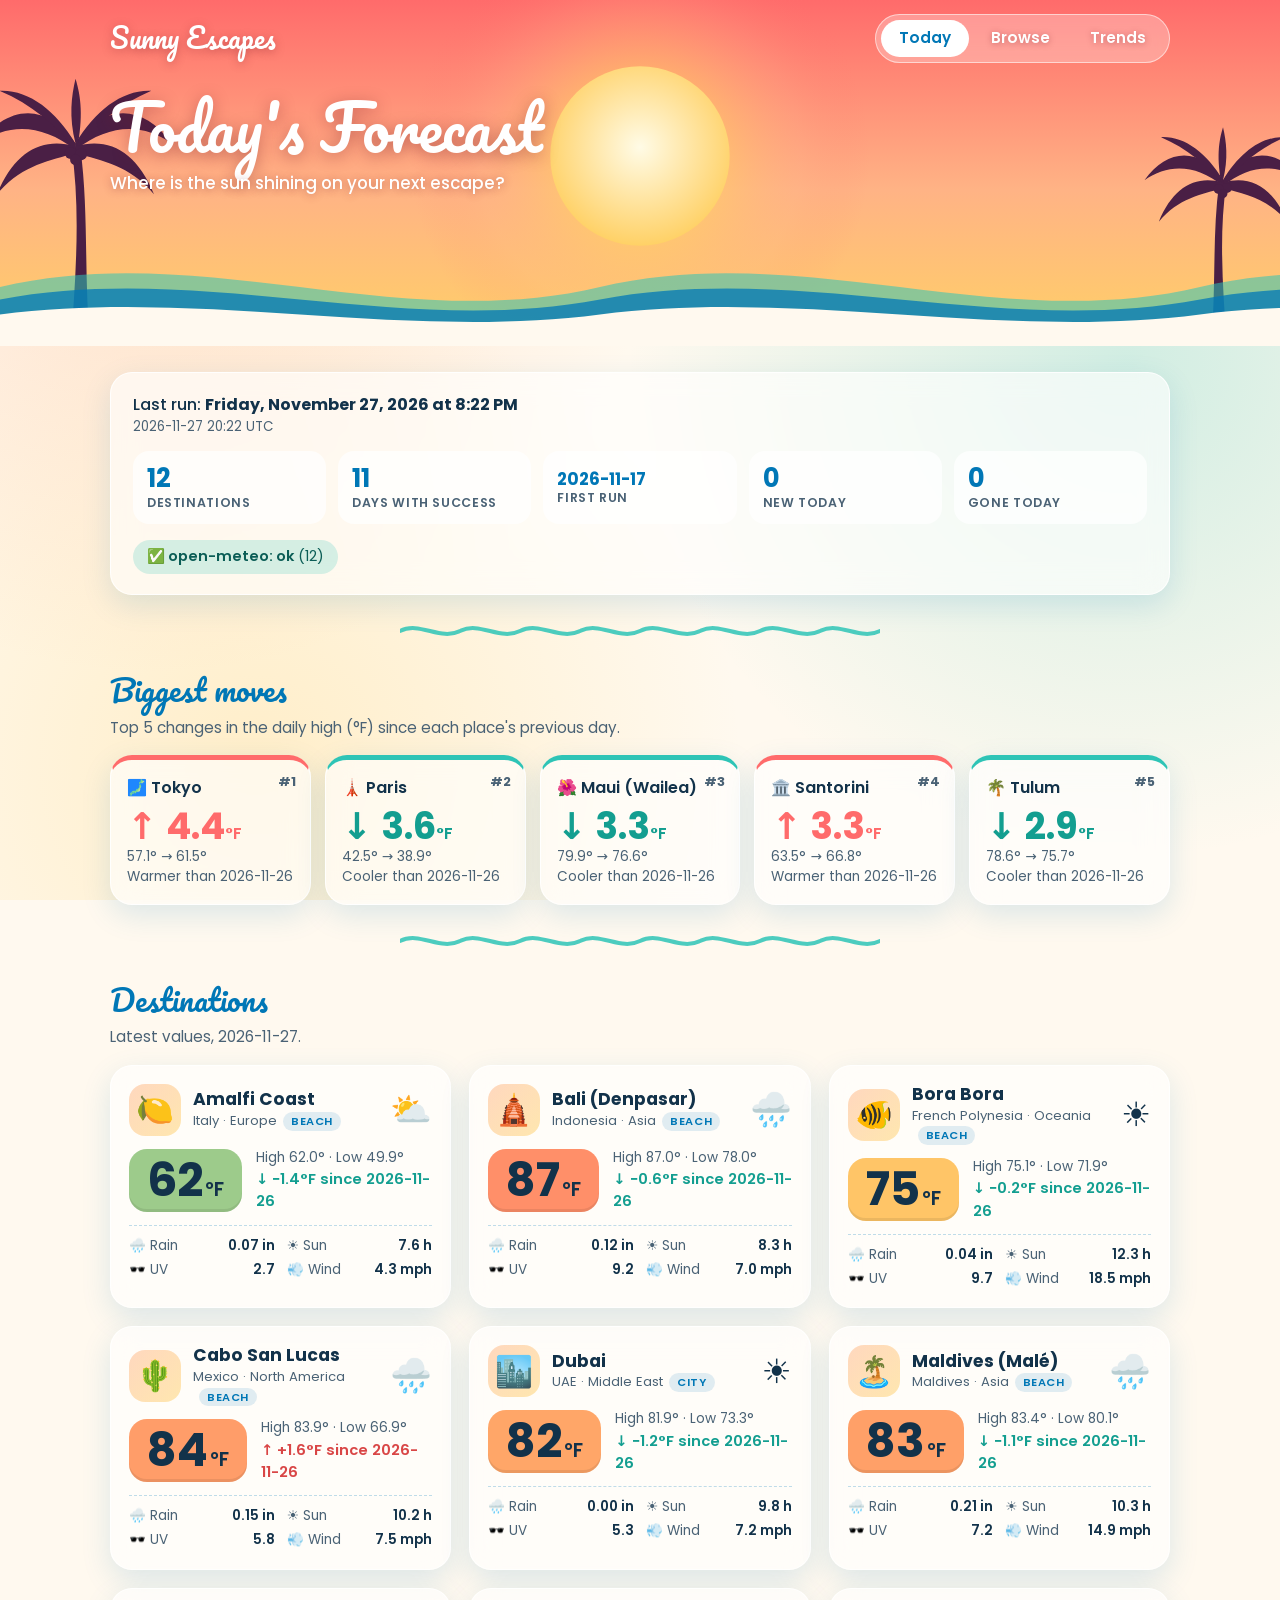
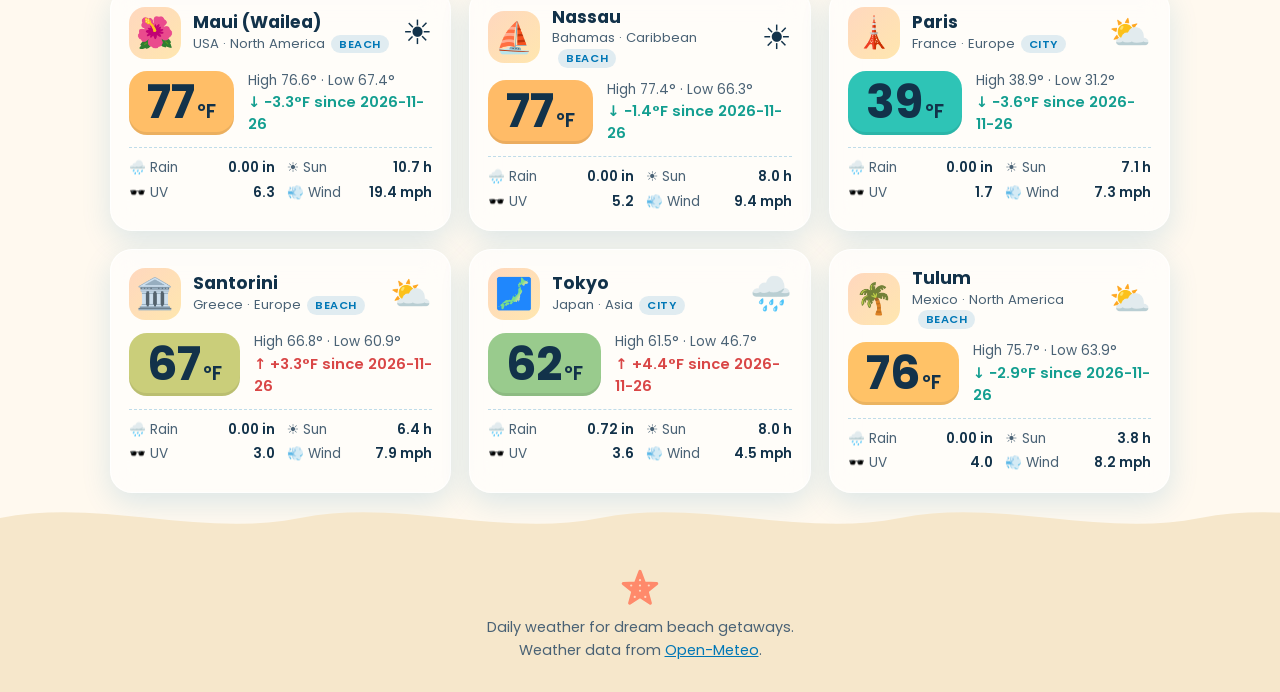
<file: index.html>
<!doctype html>
<html lang="en">
<head>
  <meta charset="utf-8">
  <meta name="viewport" content="width=device-width, initial-scale=1">
  <title>Sunny Escapes: Today</title>
  <meta name="description" content="Today's weather for dream beach getaways.">
  <link rel="icon" href="images/favicon.svg" type="image/svg+xml">
  <link rel="manifest" href="manifest.json">
  <meta name="theme-color" content="#0077B6">
  <link rel="apple-touch-icon" href="icons/icon-192.png">
  <link rel="preload" href="fonts/Pacifico-Regular.ttf" as="font" type="font/ttf" crossorigin>
  <link rel="stylesheet" href="style.css">
  <script src="app.js" defer></script>
  <script>
    if ("serviceWorker" in navigator) {
      window.addEventListener("load", () => navigator.serviceWorker.register("sw.js").catch(console.error));
    }
  </script>
</head>
<body data-page="today" data-title="Today's Forecast" data-subtitle="Where is the sun shining on your next escape?">
  <main id="app"></main>
</body>
</html>
</file>
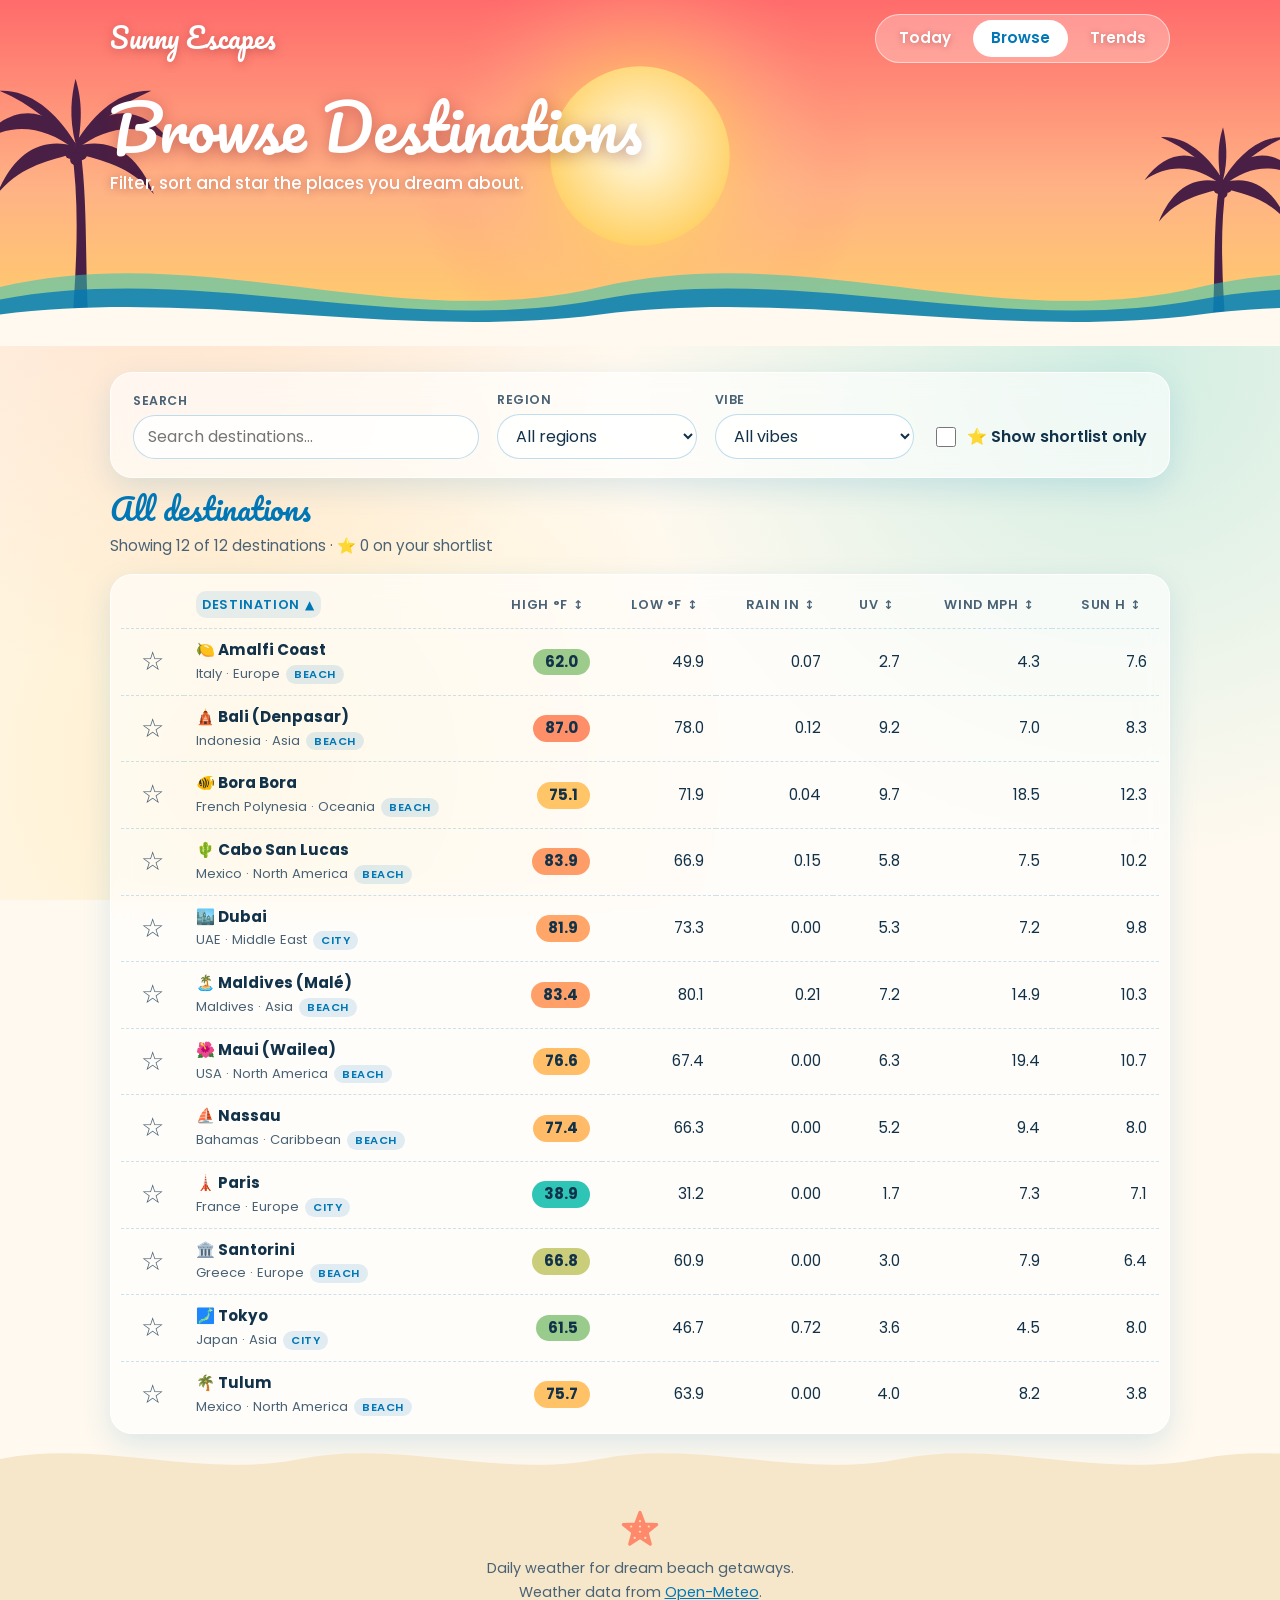
<file: browse.html>
<!doctype html>
<html lang="en">
<head>
  <meta charset="utf-8">
  <meta name="viewport" content="width=device-width, initial-scale=1">
  <title>Sunny Escapes: Browse</title>
  <meta name="description" content="Browse, filter and shortlist dream beach getaways.">
  <link rel="icon" href="images/favicon.svg" type="image/svg+xml">
  <link rel="manifest" href="manifest.json">
  <meta name="theme-color" content="#0077B6">
  <link rel="apple-touch-icon" href="icons/icon-192.png">
  <link rel="preload" href="fonts/Pacifico-Regular.ttf" as="font" type="font/ttf" crossorigin>
  <link rel="stylesheet" href="style.css">
  <script src="app.js" defer></script>
  <script>
    if ("serviceWorker" in navigator) {
      window.addEventListener("load", () => navigator.serviceWorker.register("sw.js").catch(console.error));
    }
  </script>
</head>
<body data-page="browse" data-title="Browse Destinations" data-subtitle="Filter, sort and star the places you dream about.">
  <main id="app"></main>
</body>
</html>
</file>
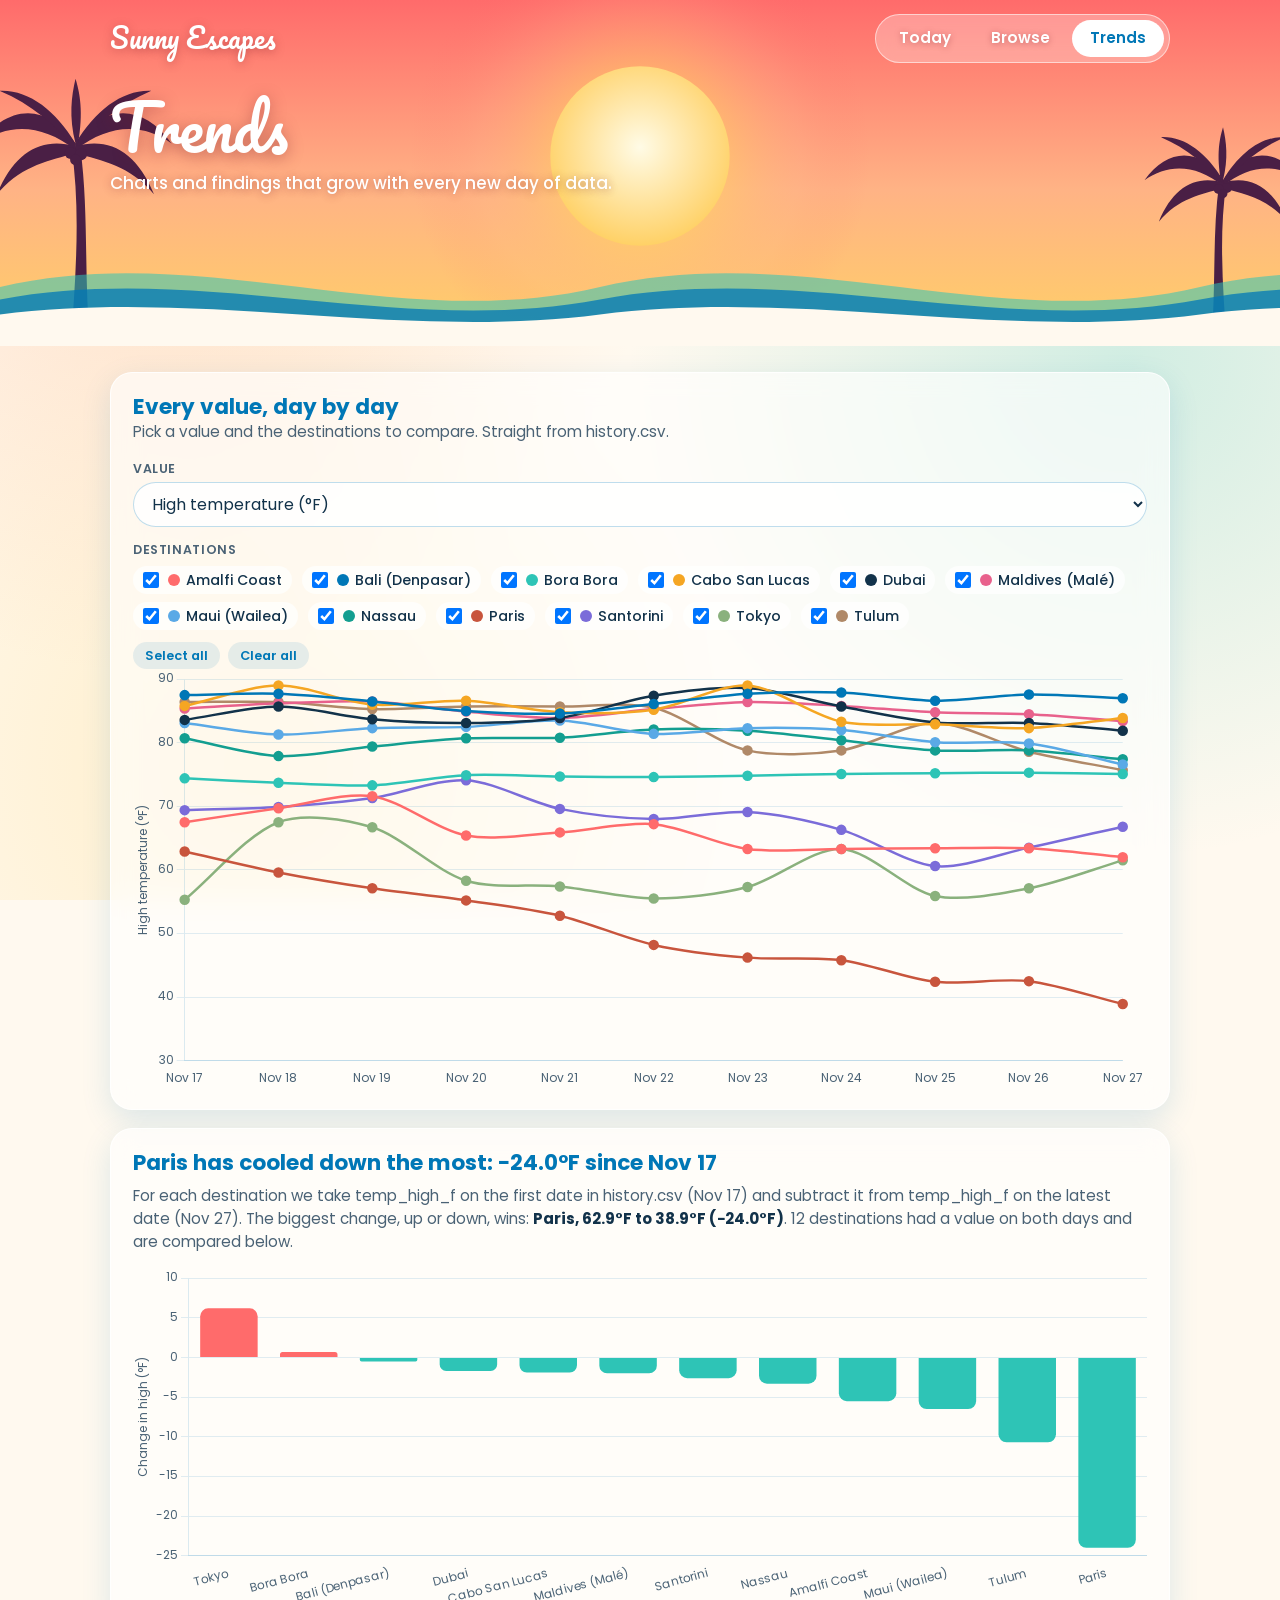
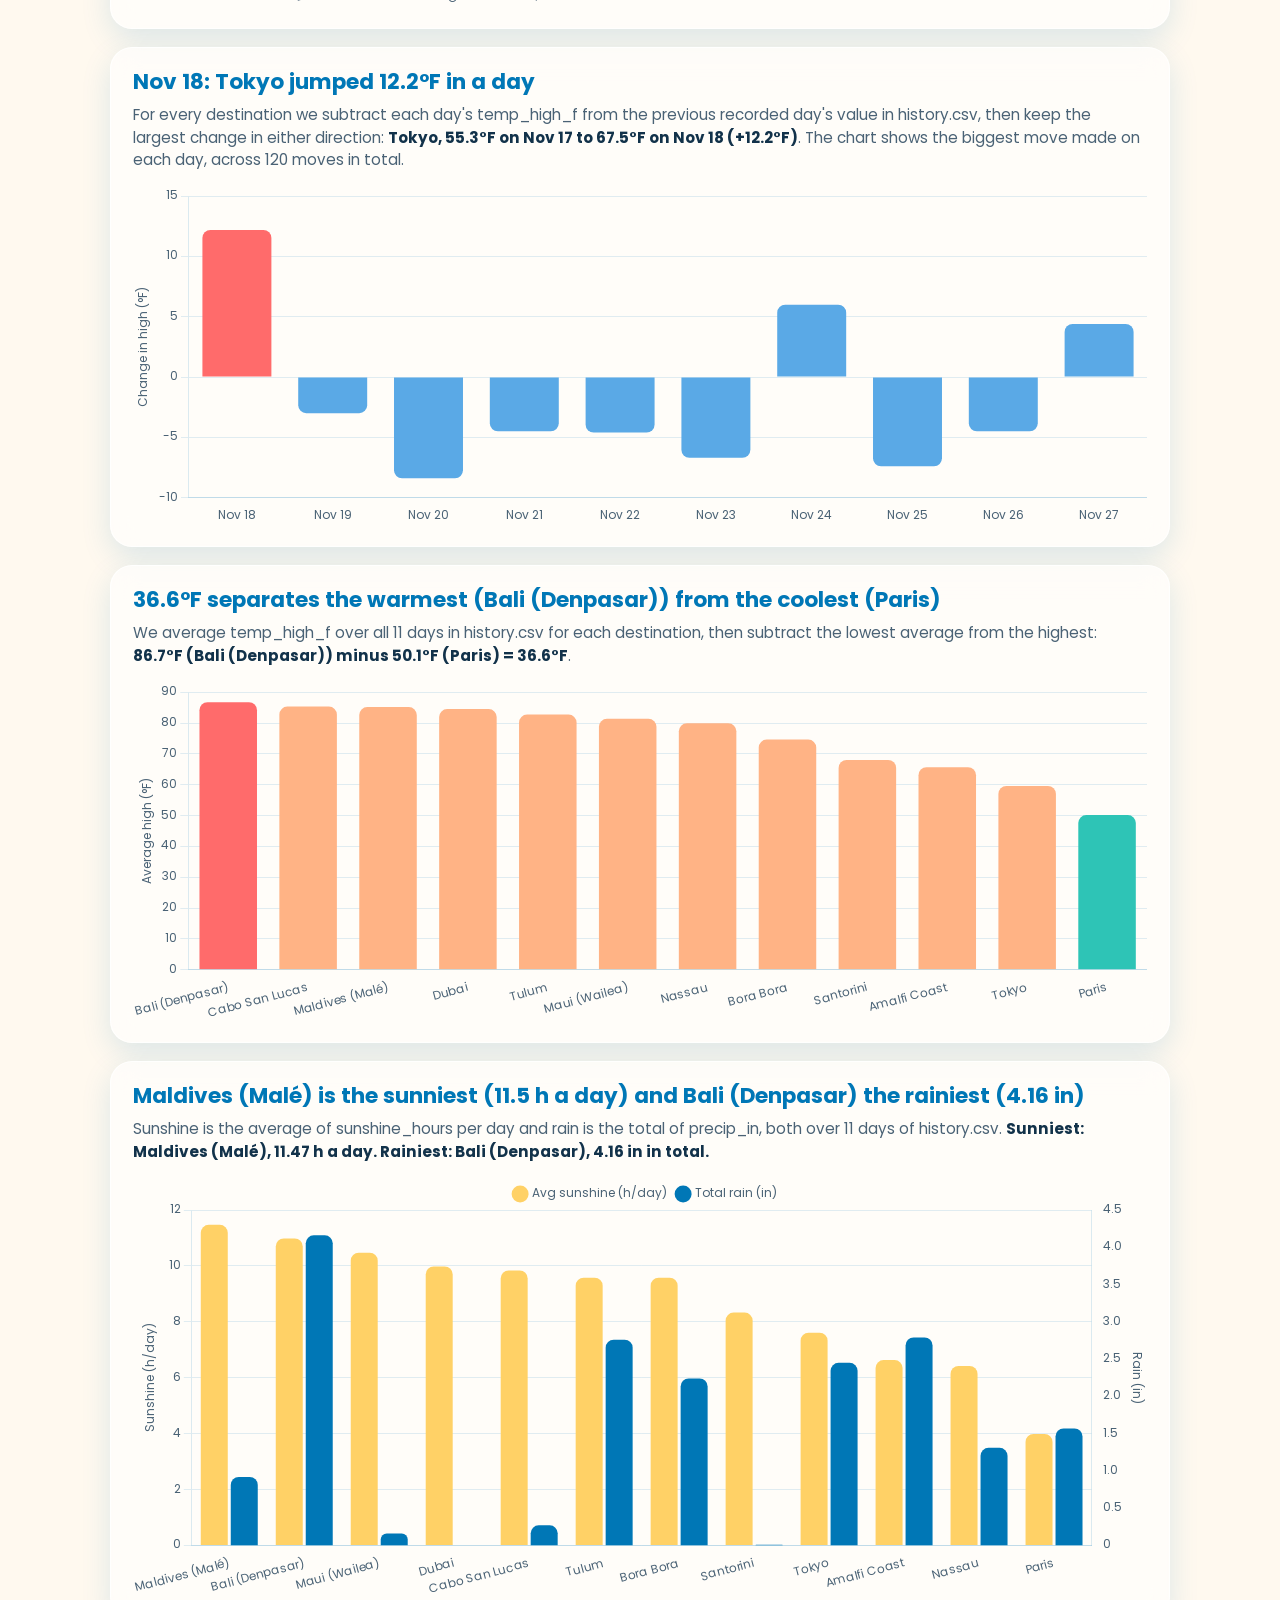
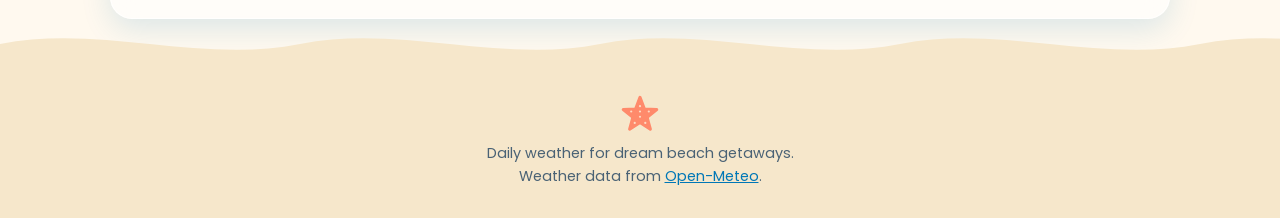
<file: trends.html>
<!doctype html>
<html lang="en">
<head>
  <meta charset="utf-8">
  <meta name="viewport" content="width=device-width, initial-scale=1">
  <title>Sunny Escapes: Trends</title>
  <meta name="description" content="How the weather at dream beach getaways is changing, day by day.">
  <link rel="icon" href="images/favicon.svg" type="image/svg+xml">
  <link rel="manifest" href="manifest.json">
  <meta name="theme-color" content="#0077B6">
  <link rel="apple-touch-icon" href="icons/icon-192.png">
  <link rel="preload" href="fonts/Pacifico-Regular.ttf" as="font" type="font/ttf" crossorigin>
  <link rel="stylesheet" href="style.css">
  <script src="vendor/chart.umd.min.js" defer></script>
  <script src="app.js" defer></script>
  <script>
    if ("serviceWorker" in navigator) {
      window.addEventListener("load", () => navigator.serviceWorker.register("sw.js").catch(console.error));
    }
  </script>
</head>
<body data-page="trends" data-title="Trends" data-subtitle="Charts and findings that grow with every new day of data.">
  <main id="app"></main>
</body>
</html>
</file>
<file: style.css>
/* Sunny Escapes: shared beach look for every page. */

@font-face { font-family: "Pacifico"; src: url("fonts/Pacifico-Regular.ttf") format("truetype"); font-weight: 400; font-display: swap; }
@font-face { font-family: "Poppins"; src: url("fonts/Poppins-Regular.ttf") format("truetype"); font-weight: 400; font-display: swap; }
@font-face { font-family: "Poppins"; src: url("fonts/Poppins-Medium.ttf") format("truetype"); font-weight: 500; font-display: swap; }
@font-face { font-family: "Poppins"; src: url("fonts/Poppins-SemiBold.ttf") format("truetype"); font-weight: 600; font-display: swap; }
@font-face { font-family: "Poppins"; src: url("fonts/Poppins-Bold.ttf") format("truetype"); font-weight: 700; font-display: swap; }

:root {
  --coral: #FF6B6B;
  --peach: #FFB385;
  --gold: #FFD166;
  --ocean: #0077B6;
  --aqua: #2EC4B6;
  --sand: #F6E7CB;
  --foam: #FFF9EF;
  --ink: #12324A;
  --ink-soft: #4A6275;
  --radius: 22px;
  --shadow: 0 10px 30px rgba(0, 119, 182, 0.14);
}

* { box-sizing: border-box; }

html { -webkit-text-size-adjust: 100%; }

body {
  margin: 0;
  font-family: "Poppins", system-ui, -apple-system, "Segoe UI", sans-serif;
  color: var(--ink);
  line-height: 1.5;
  background:
    radial-gradient(circle at 12% 18%, rgba(255, 179, 133, 0.35), transparent 38%),
    radial-gradient(circle at 88% 40%, rgba(46, 196, 182, 0.22), transparent 40%),
    radial-gradient(circle at 20% 85%, rgba(255, 209, 102, 0.28), transparent 38%),
    var(--foam);
  background-attachment: fixed;
}

h1, h2, h3 { margin: 0; }
a { color: var(--ocean); }

.script { font-family: "Pacifico", "Brush Script MT", cursive; font-weight: 400; }

/* ---------- hero ---------- */

.hero {
  position: relative;
  overflow: hidden;
  color: #fff;
  background: linear-gradient(180deg, var(--coral) 0%, var(--peach) 55%, var(--gold) 100%);
  padding-bottom: 150px;
}

.hero-scene { position: absolute; inset: 0; pointer-events: none; }

.hero-sun {
  position: absolute;
  left: 50%;
  bottom: -40px;
  width: min(460px, 90vw);
  transform: translateX(-50%);
  animation: sun-pulse 6s ease-in-out infinite;
}

.palm { position: absolute; bottom: 0; height: 78%; max-height: 330px; width: auto; }
.palm-left { left: -2%; }
.palm-right { right: -2%; transform: scaleX(-1); height: 64%; }

.waves { position: absolute; left: 0; right: 0; bottom: -1px; height: 120px; pointer-events: none; }
.wave {
  position: absolute;
  left: 0; right: 0; bottom: 0;
  background-repeat: repeat-x;
  background-size: 1200px 100%;
  animation: roll 18s linear infinite;
}
.wave-1 { height: 120px; background-image: url("images/wave-aqua.svg"); animation-duration: 26s; animation-direction: reverse; }
.wave-2 { height: 95px; background-image: url("images/wave-blue.svg"); animation-duration: 20s; }
.wave-3 { height: 65px; background-image: url("images/wave-foam.svg"); animation-duration: 14s; animation-direction: reverse; }

@keyframes roll { from { background-position-x: 0; } to { background-position-x: 1200px; } }
@keyframes sun-pulse { 0%, 100% { opacity: 0.92; transform: translateX(-50%) scale(1); } 50% { opacity: 1; transform: translateX(-50%) scale(1.05); } }

.nav {
  position: relative;
  z-index: 2;
  max-width: 1100px;
  margin: 0 auto;
  padding: 14px 20px 0;
  display: flex;
  align-items: center;
  justify-content: space-between;
  gap: 10px 20px;
  flex-wrap: wrap;
}
.brand { font-size: 1.7rem; color: #fff; text-decoration: none; text-shadow: 0 2px 10px rgba(120, 30, 40, 0.35); }
.nav-links {
  display: flex;
  gap: 4px;
  padding: 5px;
  border-radius: 999px;
  background: rgba(255, 255, 255, 0.28);
  backdrop-filter: blur(8px);
  -webkit-backdrop-filter: blur(8px);
  border: 1px solid rgba(255, 255, 255, 0.55);
}
.nav-links a {
  color: #fff;
  text-decoration: none;
  font-weight: 600;
  font-size: 0.95rem;
  padding: 7px 18px;
  border-radius: 999px;
  text-shadow: 0 1px 6px rgba(120, 30, 40, 0.4);
  transition: background 0.2s;
}
.nav-links a:hover { background: rgba(255, 255, 255, 0.25); }
.nav-links a[aria-current="page"] { background: #fff; color: var(--ocean); text-shadow: none; }

.hero-text { position: relative; z-index: 2; max-width: 1100px; margin: 0 auto; padding: 30px 20px 0; }
.hero-text h1 { font-size: clamp(2.2rem, 7vw, 3.8rem); line-height: 1.15; text-shadow: 0 3px 16px rgba(120, 30, 40, 0.4); }
.hero-text p { margin: 8px 0 0; font-size: 1.05rem; max-width: 36rem; font-weight: 500; text-shadow: 0 1px 8px rgba(120, 30, 40, 0.45); }

/* ---------- layout ---------- */

main { max-width: 1100px; margin: 0 auto; padding: 8px 20px 40px; }

section { margin-top: 8px; }
.section-title { font-size: 1.9rem; color: var(--ocean); margin-bottom: 4px; }
.section-note { margin: 0 0 16px; color: var(--ink-soft); font-size: 0.95rem; }

.divider {
  height: 20px;
  margin: 26px auto;
  max-width: 480px;
  background: url("images/wave-divider.svg") repeat-x center / 120px 20px;
  opacity: 0.85;
}

/* frosted glass */
.glass {
  background: rgba(255, 255, 255, 0.62);
  backdrop-filter: blur(14px);
  -webkit-backdrop-filter: blur(14px);
  border: 1px solid rgba(255, 255, 255, 0.85);
  border-radius: var(--radius);
  box-shadow: var(--shadow);
}

.lift { transition: transform 0.2s ease, box-shadow 0.2s ease; }
.lift:hover { transform: translateY(-5px); box-shadow: 0 16px 36px rgba(0, 119, 182, 0.22); }

/* ---------- status ---------- */

.status { padding: 20px 22px; margin-top: 18px; }
.last-run { margin: 0 0 14px; font-weight: 500; }
.last-run small { display: block; color: var(--ink-soft); font-weight: 400; }

.stats { display: grid; grid-template-columns: repeat(5, 1fr); gap: 12px; }
.stat { background: rgba(255, 255, 255, 0.7); border-radius: 16px; padding: 12px 14px; }
.stat-value { font-size: 1.6rem; font-weight: 700; color: var(--ocean); line-height: 1.2; }
.stat-value.date { font-size: 1.05rem; padding-top: 6px; }
.stat-label { font-size: 0.78rem; text-transform: uppercase; letter-spacing: 0.05em; color: var(--ink-soft); font-weight: 600; }
.stat-names { font-size: 0.78rem; color: var(--ink-soft); margin-top: 2px; }

.sources { display: flex; flex-wrap: wrap; gap: 10px; margin: 16px 0 0; padding: 0; list-style: none; }
.source { padding: 6px 14px; border-radius: 999px; font-size: 0.9rem; font-weight: 600; background: rgba(46, 196, 182, 0.2); color: #0b5d56; }
.source.failed { background: rgba(255, 107, 107, 0.2); color: #9b1c1c; }
.source span { font-weight: 400; }

.notice { margin: 14px 0 0; padding: 10px 14px; border-radius: 14px; background: rgba(255, 209, 102, 0.35); font-size: 0.92rem; }

/* ---------- biggest moves ---------- */

.moves { display: grid; grid-template-columns: repeat(auto-fill, minmax(190px, 1fr)); gap: 14px; padding: 0; margin: 0; list-style: none; }
.move { padding: 16px; position: relative; }
.move-rank { position: absolute; top: 12px; right: 14px; font-size: 0.8rem; font-weight: 700; color: var(--ink-soft); }
.move-name { font-weight: 600; padding-right: 26px; }
.move-arrow { font-size: 2.3rem; font-weight: 700; line-height: 1.1; margin-top: 6px; }
.move-arrow small { font-size: 1rem; font-weight: 600; }
.move.up .move-arrow { color: var(--coral); }
.move.down .move-arrow { color: #139e90; }
.move.up { border-top: 5px solid var(--coral); }
.move.down { border-top: 5px solid var(--aqua); }
.move-detail { font-size: 0.85rem; color: var(--ink-soft); }

.empty { padding: 20px 22px; text-align: center; color: var(--ink-soft); }

/* ---------- destination cards ---------- */

.cards { display: grid; grid-template-columns: repeat(auto-fill, minmax(255px, 1fr)); gap: 18px; padding: 0; margin: 0; list-style: none; }
.card { padding: 18px; display: flex; flex-direction: column; gap: 12px; }
.card-top { display: flex; align-items: center; gap: 12px; }
.place-icon {
  flex: none; width: 52px; height: 52px; border-radius: 16px; font-size: 1.9rem;
  display: grid; place-items: center;
  background: linear-gradient(135deg, rgba(255, 179, 133, 0.5), rgba(255, 209, 102, 0.5));
}
.place-name { font-weight: 700; font-size: 1.08rem; line-height: 1.25; }
.place-where { font-size: 0.82rem; color: var(--ink-soft); }
.weather-icon { margin-left: auto; font-size: 2.1rem; line-height: 1; }

.card-main { display: flex; align-items: center; gap: 14px; }
.temp-badge {
  display: inline-flex; align-items: baseline; gap: 2px;
  padding: 4px 18px 6px; border-radius: 18px;
  color: var(--ink);
  font-size: 2.9rem; font-weight: 700; line-height: 1.15;
  box-shadow: inset 0 -3px 0 rgba(0, 0, 0, 0.08);
}
.temp-badge .unit { font-size: 1.2rem; font-weight: 600; }
.temp-extra { font-size: 0.85rem; color: var(--ink-soft); }
.change { font-weight: 600; font-size: 0.92rem; }
.change.up { color: #d94646; }
.change.down { color: #139e90; }
.change.flat, .change.none { color: var(--ink-soft); font-weight: 500; }

.facts { display: grid; grid-template-columns: repeat(2, 1fr); gap: 4px 12px; margin: 0; padding: 10px 0 0; border-top: 1px dashed rgba(0, 119, 182, 0.25); font-size: 0.85rem; }
.facts div { display: flex; justify-content: space-between; gap: 8px; }
.facts dt { color: var(--ink-soft); }
.facts dd { margin: 0; font-weight: 600; }

.tag { display: inline-block; font-size: 0.7rem; font-weight: 600; text-transform: uppercase; letter-spacing: 0.05em; padding: 1px 8px; border-radius: 999px; background: rgba(0, 119, 182, 0.12); color: var(--ocean); margin-left: 6px; vertical-align: middle; }

/* ---------- browse page ---------- */

.sr-only { position: absolute; width: 1px; height: 1px; overflow: hidden; clip: rect(0 0 0 0); white-space: nowrap; }

.filters { display: flex; flex-wrap: wrap; align-items: flex-end; gap: 14px 18px; padding: 18px 22px; margin-top: 18px; }
.field { display: flex; flex-direction: column; gap: 4px; flex: 1 1 160px; }
.field span { font-size: 0.78rem; text-transform: uppercase; letter-spacing: 0.05em; color: var(--ink-soft); font-weight: 600; }
.field input, .field select {
  font: inherit; color: var(--ink); padding: 9px 14px; border-radius: 999px;
  border: 1px solid rgba(0, 119, 182, 0.25); background: rgba(255, 255, 255, 0.85);
}
.field input:focus-visible, .field select:focus-visible, .sort-btn:focus-visible, .star:focus-visible, .toggle input:focus-visible {
  outline: 3px solid var(--aqua); outline-offset: 2px;
}
.toggle { display: flex; align-items: center; gap: 8px; font-weight: 600; padding: 9px 0; cursor: pointer; }
.toggle input { width: 20px; height: 20px; accent-color: var(--coral); cursor: pointer; }

.table-wrap { overflow-x: auto; padding: 6px 10px; }
.browse-table { width: 100%; border-collapse: collapse; font-size: 0.95rem; }
.browse-table th, .browse-table td { padding: 10px 12px; text-align: left; border-bottom: 1px dashed rgba(0, 119, 182, 0.2); }
.browse-table tbody tr:last-child > * { border-bottom: 0; }
.browse-table tbody tr:hover { background: rgba(255, 209, 102, 0.18); }
.browse-table .num { text-align: right; font-variant-numeric: tabular-nums; }
.browse-table thead th { white-space: nowrap; }
.sort-btn {
  font: inherit; font-weight: 600; font-size: 0.8rem; text-transform: uppercase; letter-spacing: 0.05em;
  color: var(--ink-soft); background: none; border: 0; padding: 4px 6px; border-radius: 10px; cursor: pointer;
}
.sort-btn:hover, .sort-btn.active { color: var(--ocean); background: rgba(0, 119, 182, 0.1); }
.sort-btn .arrow { margin-left: 5px; font-size: 0.75rem; }
.dest { font-weight: 400; }
.dest-name { display: block; font-weight: 700; }
.star-col { width: 52px; text-align: center !important; }
.star { font-size: 1.6rem; line-height: 1; background: none; border: 0; cursor: pointer; color: var(--ink-soft); padding: 4px 8px; border-radius: 10px; transition: transform 0.15s; }
.star:hover { transform: scale(1.2); color: var(--gold); }
.star.on { color: #f5a623; }
.temp-pill { display: inline-block; padding: 2px 12px; border-radius: 999px; font-weight: 700; color: var(--ink); }

@media (max-width: 760px) {
  .browse-table { font-size: 0.88rem; }
  .browse-table th, .browse-table td { padding: 8px; }
}

/* ---------- footer ---------- */

.site-footer { position: relative; background: var(--sand); text-align: center; padding: 34px 20px 28px; color: var(--ink-soft); font-size: 0.9rem; }
.site-footer::before {
  content: ""; position: absolute; left: 0; right: 0; top: -39px; height: 40px;
  background: url("images/wave-sand.svg") repeat-x 0 0 / 600px 40px;
}
.site-footer img { width: 44px; height: 44px; display: block; margin: 0 auto 6px; }
.site-footer p { margin: 2px 0; }

/* ---------- phones ---------- */

@media (max-width: 760px) {
  .stats { grid-template-columns: repeat(2, 1fr); }
  .stat:first-child { grid-column: span 2; }
}

@media (max-width: 560px) {
  .hero { padding-bottom: 120px; }
  .nav { justify-content: center; }
  .nav-links { width: 100%; justify-content: space-between; }
  .nav-links a { flex: 1; text-align: center; padding: 8px 6px; }
  .hero-text { padding-top: 20px; text-align: center; }
  .hero-text p { margin-left: auto; margin-right: auto; }
  .palm { opacity: 0.8; height: 55%; }
  .palm-right { height: 45%; }
  .waves { height: 90px; }
  .wave-1 { height: 90px; }
  .wave-2 { height: 72px; }
  .wave-3 { height: 50px; }
  main { padding-left: 14px; padding-right: 14px; }
  .moves { grid-template-columns: 1fr 1fr; gap: 10px; }
  .section-title { font-size: 1.6rem; }
}

@media (prefers-reduced-motion: reduce) {
  .wave, .hero-sun { animation: none; }
  .lift { transition: none; }
}

/* ---------- trends page ---------- */

.explorer, .finding { padding: 20px 22px; margin-top: 18px; }
.explorer h2, .finding h2 { font-size: 1.35rem; color: var(--ocean); line-height: 1.3; }
.finding .explain { margin: 8px 0 14px; color: var(--ink-soft); font-size: 0.95rem; }
.finding .explain strong { color: var(--ink); }
.chart-box { position: relative; height: 340px; }
.chart-box.tall { height: 420px; }
.picker { display: flex; flex-wrap: wrap; gap: 8px 10px; margin: 14px 0 0; padding: 0; border: 0; }
.picker legend { font-size: 0.78rem; text-transform: uppercase; letter-spacing: 0.05em; color: var(--ink-soft); font-weight: 600; padding: 0; margin-bottom: 6px; }
.pick { display: inline-flex; align-items: center; gap: 6px; font-size: 0.88rem; font-weight: 500; cursor: pointer; padding: 3px 10px 3px 6px; border-radius: 999px; background: rgba(255, 255, 255, 0.7); }
.pick input { width: 16px; height: 16px; cursor: pointer; }
.pick input:focus-visible { outline: 3px solid var(--aqua); outline-offset: 2px; }
.swatch { width: 12px; height: 12px; border-radius: 50%; display: inline-block; }
.needs-days { margin: 14px 0 0; padding: 22px; text-align: center; border-radius: 16px; background: rgba(255, 209, 102, 0.3); color: var(--ink); }
.picker-actions { display: flex; gap: 8px; width: 100%; margin-top: 4px; }
.mini-btn { font: inherit; font-size: 0.8rem; font-weight: 600; color: var(--ocean); background: rgba(0, 119, 182, 0.1); border: 0; border-radius: 999px; padding: 4px 12px; cursor: pointer; }
.mini-btn:focus-visible { outline: 3px solid var(--aqua); outline-offset: 2px; }
@media (max-width: 560px) { .chart-box, .chart-box.tall { height: 300px; } }
</file>
